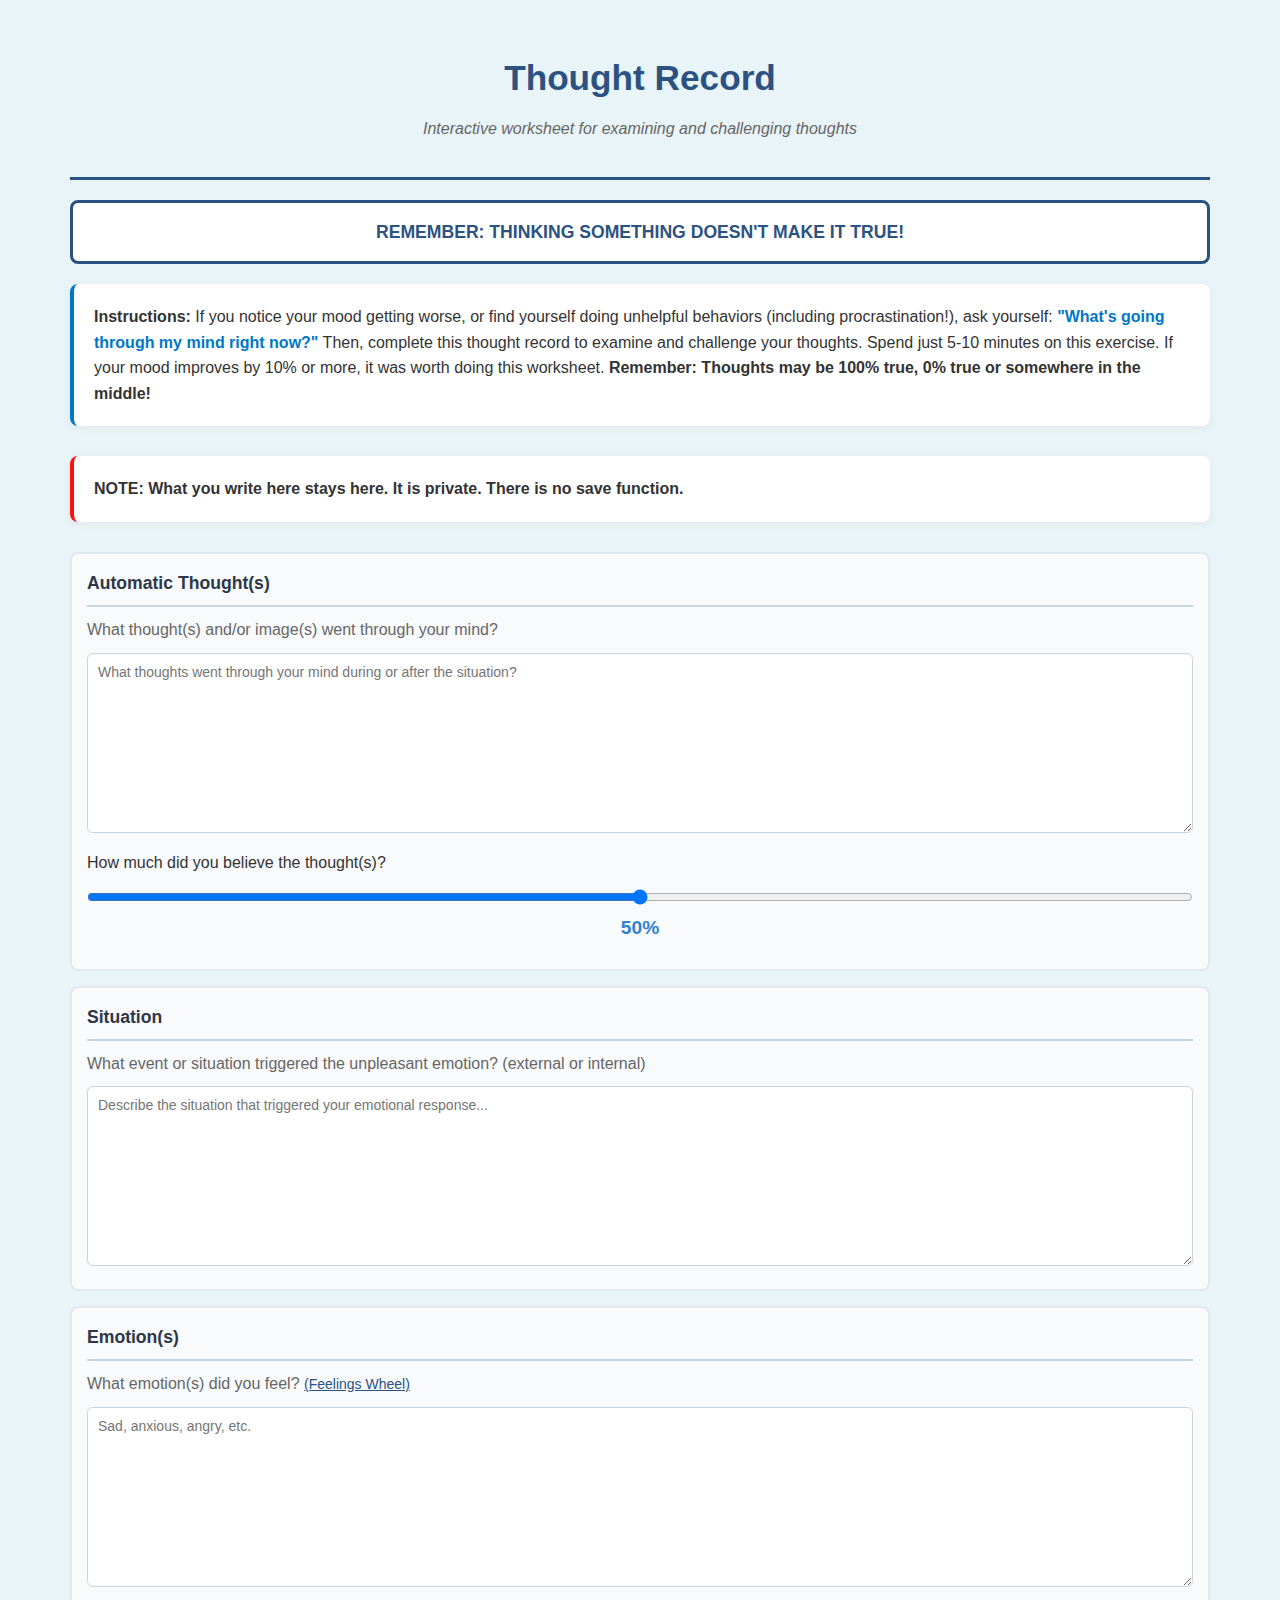
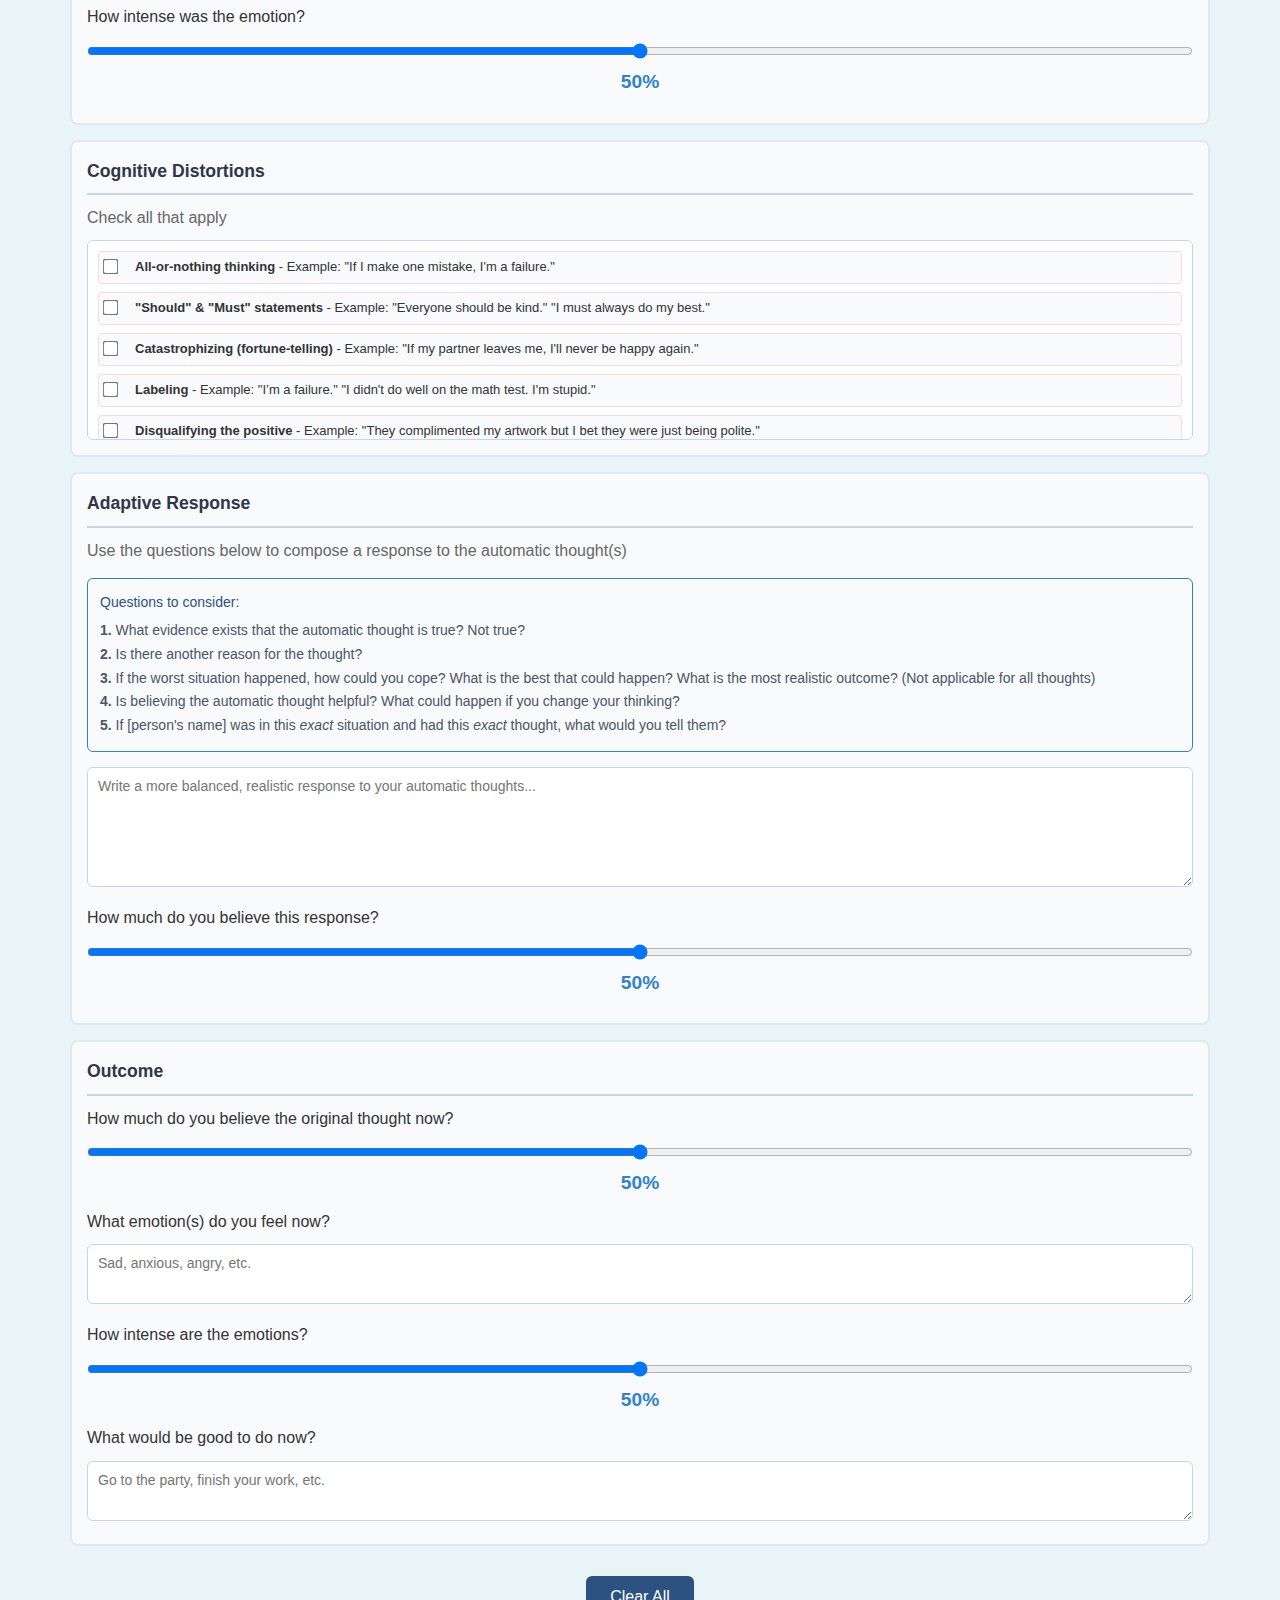
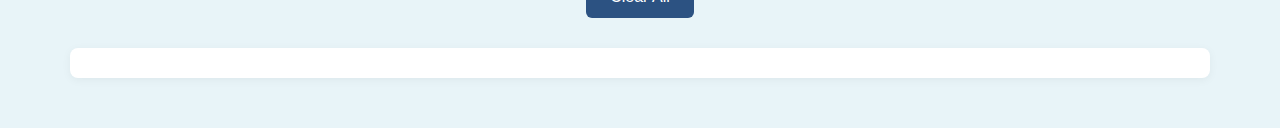
<file: index.html>
<!DOCTYPE html>
<html lang="en">
<head>
    <link rel="icon" type="image/png" href="images/ThR_favicon_white_head.png">    
    <meta charset="UTF-8">
    <meta name="viewport" content="width=device-width, initial-scale=1.0">
    <title>Thought Record</title>
    <style>
        * {
            box-sizing: border-box;
            margin: 0;
            padding: 0;
        }

        body {
            font-family: 'Segoe UI', Tahoma, Geneva, Verdana, sans-serif;
            line-height: 1.6;
            color: #333;
            background-color: #e8f4f8;
            padding: 20px;
        }

        .container {
            max-width: 1200px;
            margin: 0 auto;
            padding: 30px;
        }

        .header {
            text-align: center;
            margin-bottom: 20px;
            border-bottom: 3px solid #2c5282;
            padding-bottom: 20px;
        }

        .header h1 {
            color: #2c5282;
            font-size: 2.2em;
            margin-bottom: 10px;
        }

        .key-message {
            background: white;
            border: 3px solid #2c5282;
            border-radius: 8px;
            padding: 15px;
            margin-bottom: 20px;
            text-align: center;
        }

        .key-message p {
            font-weight: bold;
            text-transform: uppercase;
            color: #2c5282;
            font-size: 1.1em;
            margin: 0;
        }

        .subtitle {
            color: #666;
            font-style: italic;
            margin-bottom: 15px;
        }

        .instructions {
            background: white;
            padding: 20px;
            border-radius: 8px;
            margin-bottom: 30px;
            border-left: 4px solid #0077c8;
            box-shadow: 0 2px 10px rgba(0, 0, 0, 0.05);
        }

        .save-function {
            background: white;
            padding: 20px;
            border-radius: 8px;
            margin-bottom: 30px;
            border-left: 4px solid #ff0f0f;
            box-shadow: 0 2px 10px rgba(0, 0, 0, 0.05);
        }

        .highlight-quote {
            color: #0077c8;
            font-weight: bold;
        }

        .highlight-quote2 {
            color: #2c5282;
            font-weight: bold;
        }

        .thought-record-grid {
            display: flex;
            flex-direction: column;
            gap: 15px;
            margin-bottom: 30px;
        }

        .column {
            background: #f8fafc;
            border: 2px solid #e2e8f0;
            border-radius: 8px;
            padding: 15px;
            min-height: 250px;
        }

        .column h2 {
            color: #2d3748;
            font-size: 1.1em;
            margin-bottom: 10px;
            padding-bottom: 8px;
            border-bottom: 2px solid #cbd5e0;
        }

        .column textarea {
            width: 100%;
            min-height: 180px;
            border: 1px solid #cbd5e0;
            border-radius: 6px;
            padding: 10px;
            font-family: inherit;
            font-size: 14px;
            resize: vertical;
            background: white;
        }

        .column textarea:focus {
            outline: none;
            border-color: #3182ce;
            box-shadow: 0 0 0 3px rgba(49, 130, 206, 0.1);
        }

        .belief-slider {
            margin: 10px 0;
        }

        .belief-slider label {
            display: block;
            margin-bottom: 5px;
            font-weight: 500;
        }

        .belief-slider input[type="range"] {
            width: 100%;
            margin: 8px 0;
        }

        .belief-value {
            text-align: center;
            font-weight: bold;
            color: #3182ce;
            font-size: 1.2em;
        }

        .distortion-item {
            display: flex;
            align-items: flex-start;
            padding: 10px;
            background: white;
            border-radius: 6px;
            border: 1px solid #fed7d7;
        }

        .distortion-item input[type="checkbox"] {
            margin-right: 10px;
            margin-top: 3px;
            transform: scale(1.2);
        }

        .distortion-content {
            flex: 1;
        }

        .distortion-name {
            font-weight: bold;
            color: #2d3748;
            margin-bottom: 5px;
        }

        .distortion-example {
            font-size: 0.9em;
            color: #666;
            font-style: italic;
        }

        .actions {
            display: flex;
            flex-direction: column;
            gap: 30px;
            align-items: center;
            margin: 30px 0;
        }

        .action-btn {
            width: fit-content;
        }

        .btn {
            background: #3182ce;
            color: white;
            border: none;
            padding: 12px 24px;
            border-radius: 6px;
            cursor: pointer;
            font-size: 16px;
            margin: 0 10px;
            transition: background-color 0.3s;
            text-decoration: none;
        }

        .btn:hover {
            background: #2c5282;
        }

        .btn-secondary {
            background: #2c5282;
        }

        .btn-secondary:hover {
            background: #4a5568;
        }


        @media (max-width: 768px) {
            .container {
                padding: 15px;
            }
        }
    </style>
</head>
<body>
    <div class="container">
        <div class="header">
            <h1>Thought Record</h1>
            <p class="subtitle">Interactive worksheet for examining and challenging thoughts</p>
        </div>

        <div class="key-message">
            <p>Remember: Thinking something doesn't make it true!</p>
        </div>

        <div class="instructions">
            <strong>Instructions:</strong> If you notice your mood getting worse, or find yourself doing unhelpful behaviors (including procrastination!), ask yourself: <span class="highlight-quote">"What's going through my mind right now?"</span> Then, complete this thought record to examine and challenge your thoughts. Spend just 5-10 minutes on this exercise. If your mood improves by 10% or more, it was worth doing this worksheet. <strong>Remember: Thoughts may be 100% true, 0% true or somewhere in the middle!</strong>
        </div>

        <div class="save-function">
            <strong>NOTE: What you write here stays here. It is private. There is no save function.</strong> 
        </div>

        <div class="thought-record-grid">
            <div class="column">
                <h2>Automatic Thought(s)</h2>
                <p style="font-size: 16px; color: #666; margin-bottom: 10px;">What thought(s) and/or image(s) went through your mind?</p>
                <textarea id="thoughts" placeholder="What thoughts went through your mind during or after the situation?"></textarea>
                <div class="belief-slider">
                    <label for="belief-initial">How much did you believe the thought(s)?</label>
                    <input type="range" id="belief-initial" min="0" max="100" step="5" value="50" oninput="updateBeliefValue('initial', this.value)">
                    <div class="belief-value" id="belief-initial-value">50%</div>
                </div>
            </div>

            <div class="column">
                <h2>Situation</h2>
                <p style="font-size: 16px; color: #666; margin-bottom: 10px;">What event or situation triggered the unpleasant emotion? (external or internal)</p>
                <textarea id="situation" placeholder="Describe the situation that triggered your emotional response..."></textarea>
            </div>

            <div class="column">
                <h2>Emotion(s)</h2>
                <p style="font-size: 16px; color: #666; margin-bottom: 10px;">What emotion(s) did you feel? <a style="font-size: 14px; color:#2c5282;" target="_blank" rel="noopener noreferrer" href="https://static1.squarespace.com/static/656f4e4dababbd7c042c4946/t/66985bc0f96a7356b12a900a/1721260992997/Feelings+Wheel+Download-ables.pdf">(Feelings Wheel)</a></p>
                <textarea id="emotions" placeholder="Sad, anxious, angry, etc."></textarea>
                <div class="belief-slider">
                    <label for="emotion-intensity">How intense was the emotion?</label>
                    <input type="range" id="emotion-intensity" min="0" max="100" step="5" value="50" oninput="updateBeliefValue('emotion', this.value)">
                    <div class="belief-value" id="emotion-intensity-value">50%</div>
                </div>
            </div>

            <div class="column">
                <h2>Cognitive Distortions</h2>
                <p style="font-size: 16px; color: #666; margin-bottom: 10px;">Check all that apply</p>
                <div style="max-height: 200px; overflow-y: auto; border: 1px solid #cbd5e0; border-radius: 6px; padding: 10px; background: white;">
                    <div class="distortion-item" style="margin-bottom: 8px; padding: 5px; background: #f8fafc; border-radius: 4px;">
                        <input type="checkbox" id="all-nothing" name="distortions" value="all-nothing">
                        <label for="all-nothing" style="margin-left: 8px; font-size: 13px; cursor: pointer;"><strong>All-or-nothing thinking</strong> - Example: "If I make one mistake, I'm a failure."</label>
                    </div>
                    <div class="distortion-item" style="margin-bottom: 8px; padding: 5px; background: #f8fafc; border-radius: 4px;">
                        <input type="checkbox" id="should-statements" name="distortions" value="should-statements">
                        <label for="should-statements" style="margin-left: 8px; font-size: 13px; cursor: pointer;"><strong>"Should" & "Must" statements</strong> - Example: "Everyone should be kind." "I must always do my best."</label>
                    </div>
                    <div class="distortion-item" style="margin-bottom: 8px; padding: 5px; background: #f8fafc; border-radius: 4px;">
                        <input type="checkbox" id="catastrophizing" name="distortions" value="catastrophizing">
                        <label for="catastrophizing" style="margin-left: 8px; font-size: 13px; cursor: pointer;"><strong>Catastrophizing (fortune-telling)</strong> - Example: "If my partner leaves me, I'll never be happy again."</label>
                    </div>
                    <div class="distortion-item" style="margin-bottom: 8px; padding: 5px; background: #f8fafc; border-radius: 4px;">
                        <input type="checkbox" id="labeling" name="distortions" value="labeling">
                        <label for="labeling" style="margin-left: 8px; font-size: 13px; cursor: pointer;"><strong>Labeling</strong> - Example: "I’m a failure." "I didn't do well on the math test. I'm stupid."</label>
                    </div>
                    <div class="distortion-item" style="margin-bottom: 8px; padding: 5px; background: #f8fafc; border-radius: 4px;">
                        <input type="checkbox" id="disqualifying" name="distortions" value="disqualifying">
                        <label for="disqualifying" style="margin-left: 8px; font-size: 13px; cursor: pointer;"><strong>Disqualifying the positive</strong> - Example: "They complimented my artwork but I bet they were just being polite."</label>
                    </div>
                    <div class="distortion-item" style="margin-bottom: 8px; padding: 5px; background: #f8fafc; border-radius: 4px;">
                        <input type="checkbox" id="emotional-reasoning" name="distortions" value="emotional-reasoning">
                        <label for="emotional-reasoning" style="margin-left: 8px; font-size: 13px; cursor: pointer;"><strong>Emotional reasoning</strong> - Example: "I <em>feel</em> anxious, therefore this is a dangerous situation."</label>
                    </div>
                    <div class="distortion-item" style="margin-bottom: 8px; padding: 5px; background: #f8fafc; border-radius: 4px;">
                        <input type="checkbox" id="mental-filter" name="distortions" value="mental-filter">
                        <label for="mental-filter" style="margin-left: 8px; font-size: 13px; cursor: pointer;"><strong>Mental filter</strong> - Example: "Sure, I got three A's this semester, but look at the C in statistics!"</label>
                    </div>
                    <div class="distortion-item" style="margin-bottom: 8px; padding: 5px; background: #f8fafc; border-radius: 4px;">
                        <input type="checkbox" id="mind-reading" name="distortions" value="mind-reading">
                        <label for="mind-reading" style="margin-left: 8px; font-size: 13px; cursor: pointer;"><strong>Mind reading</strong> - Example: "She didn't smile when I told a joke. She must be offended and think I'm rude."</label>
                    </div>
                    <div class="distortion-item" style="margin-bottom: 8px; padding: 5px; background: #f8fafc; border-radius: 4px;">
                        <input type="checkbox" id="overgeneralization" name="distortions" value="overgeneralization">
                        <label for="overgeneralization" style="margin-left: 8px; font-size: 13px; cursor: pointer;"><strong>Overgeneralization</strong> - Example: "He broke up with me. No one will ever date me."</label>
                    </div>
                    <div class="distortion-item" style="margin-bottom: 8px; padding: 5px; background: #f8fafc; border-radius: 4px;">
                        <input type="checkbox" id="magnification" name="distortions" value="magnification">
                        <label for="magnification" style="margin-left: 8px; font-size: 13px; cursor: pointer;"><strong>Magnification/minimization</strong> - Example: "You're five minutes late, the whole evening is ruined!" "They liked the meal I cooked, but that doesn't mean I'm a good chef."</label>
                    </div>
                    <div class="distortion-item" style="margin-bottom: 8px; padding: 5px; background: #f8fafc; border-radius: 4px;">
                        <input type="checkbox" id="tunnel-vision" name="distortions" value="tunnel-vision">
                        <label for="tunnel-vision" style="margin-left: 8px; font-size: 13px; cursor: pointer;"><strong>Tunnel vision</strong> - Example: "He can’t do anything right. He’s incompentent, clumsy, and stupid."</label>
                    </div>
                    <div class="distortion-item" style="margin-bottom: 8px; padding: 5px; background: #f8fafc; border-radius: 4px;">
                        <input type="checkbox" id="personalization" name="distortions" value="personalization">
                        <label for="personalization" style="margin-left: 8px; font-size: 13px; cursor: pointer;"><strong>Personalization</strong> - Example: "They cancelled lunch on me because they don't like me."</label>
                    </div>
                </div>
            </div>

            <div class="column">
                <h2>Adaptive Response</h2>
                <p style="font-size: 16px; color: #666; margin-bottom: 15px;">Use the questions below to compose a response to the automatic thought(s)</p>
                
                <div style="background: #f8fafc; border: 1px solid #3182ce; border-radius: 6px; padding: 12px; margin-bottom: 15px;">
                    <div style="font-size: 14px; color: #2c5282; margin-bottom: 8px; font-weight: 500;">Questions to consider:</div>
                    <div style="font-size: 14px; color: #4a5568; line-height: 1.4;">
                        <div style="margin-bottom: 4px;"><strong>1.</strong> What evidence exists that the automatic thought is true? Not true?</div>
                        <div style="margin-bottom: 4px;"><strong>2.</strong> Is there another reason for the thought?</div>
                        <div style="margin-bottom: 4px;"><strong>3.</strong> If the worst situation happened, how could you cope? What is the best that could happen? What is the most realistic outcome? (Not applicable for all thoughts)</div>
                        <div style="margin-bottom: 4px;"><strong>4.</strong> Is believing the automatic thought helpful? What could happen if you change your thinking?</div>
                        <div style="margin-bottom: 4px;"><strong>5.</strong> If [person's name] was in this <em>exact</em> situation and had this <em>exact</em> thought, what would you tell them?</div>
                    </div>
                </div>
                
                <textarea id="adaptive-response" placeholder="Write a more balanced, realistic response to your automatic thoughts..." style="min-height: 120px;"></textarea>
                <div class="belief-slider">
                    <label for="response-belief">How much do you believe this response?</label>
                    <input type="range" id="response-belief" min="0" max="100" step="5" value="50" oninput="updateBeliefValue('response', this.value)">
                    <div class="belief-value" id="response-belief-value">50%</div>
                </div>
            </div>

            <div class="column">
                <h2>Outcome</h2>
                <div class="belief-slider">
                    <label for="belief-final">How much do you believe the original thought now?</label>
                    <input type="range" id="belief-final" min="0" max="100" step="5" value="50" oninput="updateBeliefValue('final', this.value)">
                    <div class="belief-value" id="belief-final-value">50%</div>
                </div>
                <label for="belief-final">What emotion(s) do you feel now?</label>
                <textarea id="outcome-emotions" placeholder="Sad, anxious, angry, etc." style="margin-top: 10px; min-height: 60px;"></textarea>
                <div class="belief-slider">
                    <label for="outcome-emotion-intensity">How intense are the emotions?</label>
                    <input type="range" id="outcome-emotion-intensity" min="0" max="100" step="5" value="50" oninput="updateBeliefValue('outcome-emotion', this.value)">
                    <div class="belief-value" id="outcome-emotion-intensity-value">50%</div>
                </div>
                <label for="belief-final">What would be good to do now?</label>
                <textarea id="outcome-action" placeholder="Go to the party, finish your work, etc." style="margin-top: 10px; min-height: 60px;"></textarea>
            </div>
        </div>

        <div class="actions">
            <button class="btn btn-secondary action-btn" onclick="clearRecord()">
                <span>Clear All</span>
            </button> 
        </div>

        <div style="text-align: center; margin-top: 20px; padding: 15px; background: white; border-radius: 8px; box-shadow: 0 2px 10px rgba(0, 0, 0, 0.05);">
            <p style="font-size: 12px; color: #666; margin: 0;"></p>
        </div>
    </div>

    <script>
        function updateBeliefValue(type, value) {
            const elementId = type === 'initial' ? 'belief-initial-value' : 
                            type === 'emotion' ? 'emotion-intensity-value' : 
                            type === 'response' ? 'response-belief-value' : 
                            type === 'final' ? 'belief-final-value' : 
                            'outcome-emotion-intensity-value';
            document.getElementById(elementId).textContent = value + '%';
        }

        function saveRecord() {
            const record = {
                situation: document.getElementById('situation').value,
                thoughts: document.getElementById('thoughts').value,
                beliefInitial: document.getElementById('belief-initial').value,
                emotions: document.getElementById('emotions').value,
                emotionIntensity: document.getElementById('emotion-intensity').value,
                adaptiveResponse: document.getElementById('adaptive-response').value,
                responseBlief: document.getElementById('response-belief').value,
                outcomeThoughts: document.getElementById('outcome-thoughts').value,
                beliefFinal: document.getElementById('belief-final').value,
                outcomeEmotions: document.getElementById('outcome-emotions').value,
                outcomeEmotionIntensity: document.getElementById('outcome-emotion-intensity').value,
                outcomeAction: document.getElementById('outcome-action').value,
                distortions: Array.from(document.querySelectorAll('input[name="distortions"]:checked')).map(cb => cb.value)
            };

            // In a real website, you would send this to a server
            console.log('Thought Record Saved:', record);
            alert('Thought record saved! (In a real implementation, this would save to your database)');
        }

        function clearRecord() {
            if (confirm('Are you sure you want to clear all entries?')) {
                document.querySelectorAll('textarea').forEach(input => input.value = '');
                document.querySelectorAll('input[type="range"]').forEach(slider => {
                    slider.value = 50;
                    const type = slider.id.includes('belief-initial') ? 'initial' : 
                               slider.id.includes('emotion-intensity') ? 'emotion' : 
                               slider.id.includes('response') ? 'response' : 
                               slider.id.includes('belief-final') ? 'final' : 'outcome-emotion';
                    updateBeliefValue(type, 50);
                });
                document.querySelectorAll('input[type="checkbox"]').forEach(cb => cb.checked = false);
            }
        }

        function printRecord() {
            window.print();
        }

        // Initialize all sliders to show their default values
        document.addEventListener('DOMContentLoaded', function() {
            updateBeliefValue('initial', 50);
            updateBeliefValue('emotion', 50);
            updateBeliefValue('response', 50);
            updateBeliefValue('final', 50);
            updateBeliefValue('outcome-emotion', 50);
        });
    </script>
</body>
</html>
</file>
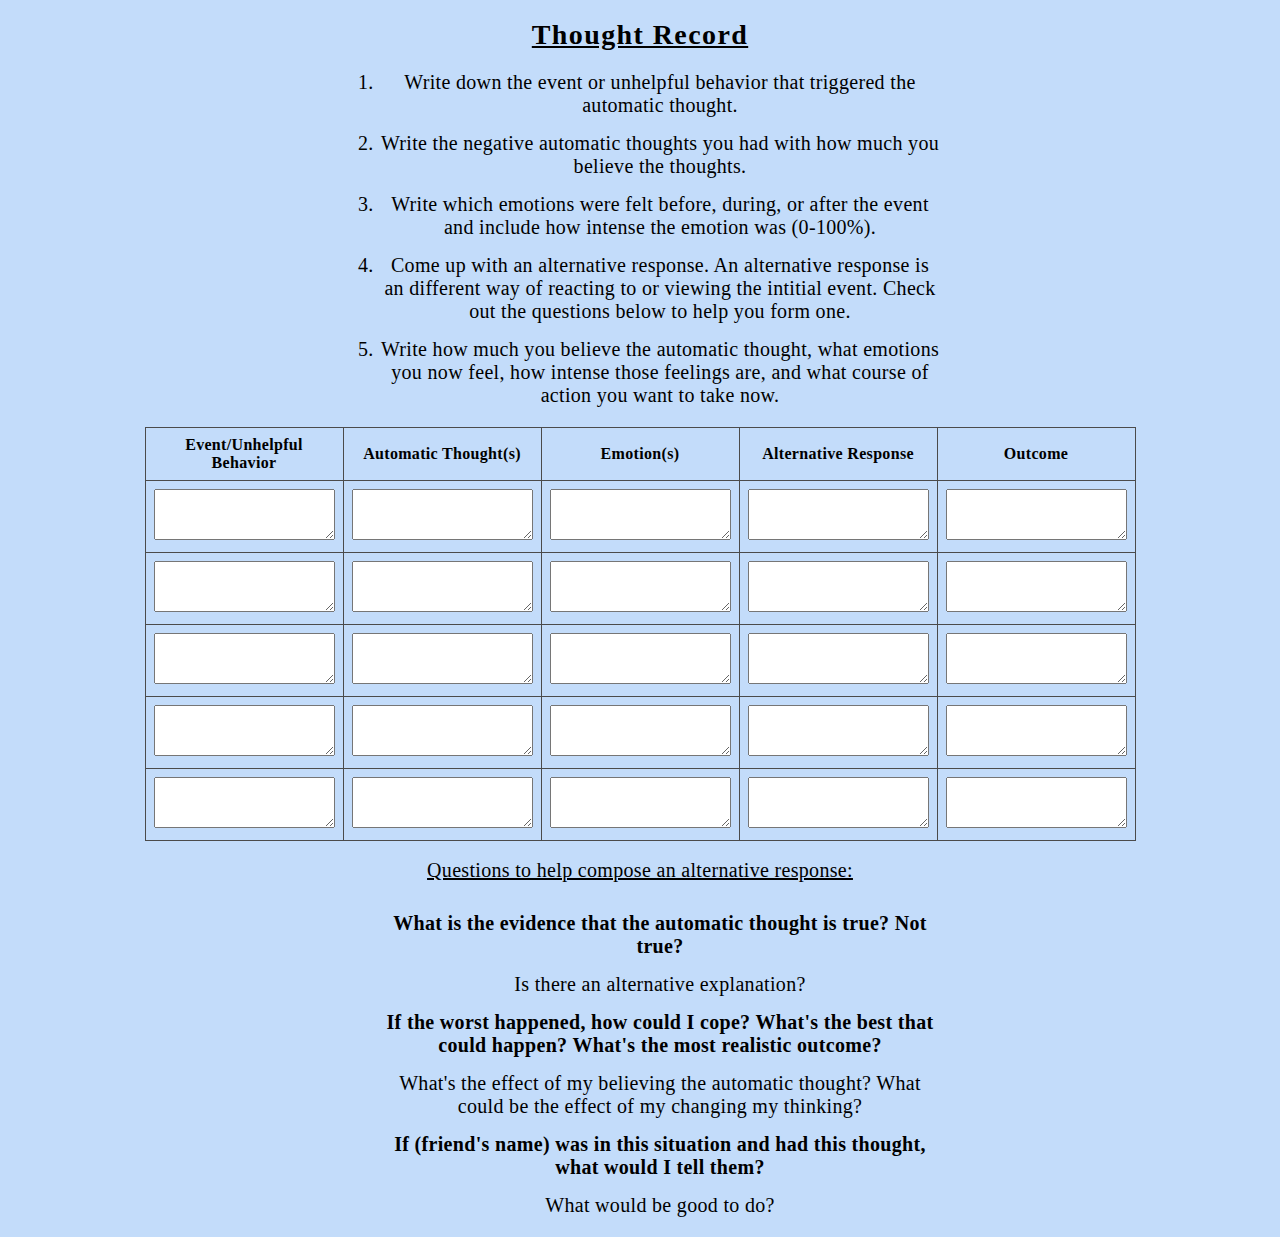
<file: thoughtrecord.html>
<!DOCTYPE html>
<html>
  <head>
    <title>Thought Record</title>
    <link rel="stylesheet" href="styles.css">
  </head>
  <body>
<h1>Thought Record</h1>
<div class="thoughtrecord">
<ol class="no-shadow">
    <li>Write down the event or unhelpful behavior that triggered the automatic thought.</li>
    <li>Write the negative automatic thoughts you had with how much you believe the thoughts.</li>
    <li>Write which emotions were felt before, during, or after the event and include how intense the emotion was (0-100%).</li>
    <li>Come up with an alternative response. An alternative response is an different way of reacting to or viewing the intitial event. Check out the questions below to help you form one.</li>
    <li>Write how much you believe the automatic thought, what emotions you now feel, how intense those feelings are, and what course of action you want to take now.</li>
</ol>
</div>
<table border="1">
  <tr>
    <th>Event/Unhelpful Behavior</th>
    <th>Automatic Thought(s)</th>
    <th>Emotion(s)</th>
    <th>Alternative Response</th>
    <th>Outcome</th>
  </tr>
  <tr>
    <td><textarea rows="3" cols="20"></textarea></td>
    <td><textarea rows="3" cols="20"></textarea></td>
    <td><textarea rows="3" cols="20"></textarea></td>
    <td><textarea rows="3" cols="20"></textarea></td>
    <td><textarea rows="3" cols="20"></textarea></td>
  </tr>
  <tr>
    <td><textarea rows="3" cols="20"></textarea></td>
    <td><textarea rows="3" cols="20"></textarea></td>
    <td><textarea rows="3" cols="20"></textarea></td>
    <td><textarea rows="3" cols="20"></textarea></td>
    <td><textarea rows="3" cols="20"></textarea></td>
  </tr>
  <tr>
    <td><textarea rows="3" cols="20"></textarea></td>
    <td><textarea rows="3" cols="20"></textarea></td>
    <td><textarea rows="3" cols="20"></textarea></td>
    <td><textarea rows="3" cols="20"></textarea></td>
    <td><textarea rows="3" cols="20"></textarea></td>
  </tr>
  <tr>
    <td><textarea rows="3" cols="20"></textarea></td>
    <td><textarea rows="3" cols="20"></textarea></td>
    <td><textarea rows="3" cols="20"></textarea></td>
    <td><textarea rows="3" cols="20"></textarea></td>
    <td><textarea rows="3" cols="20"></textarea></td>
  </tr>
  <tr>
    <td><textarea rows="3" cols="20"></textarea></td>
    <td><textarea rows="3" cols="20"></textarea></td>
    <td><textarea rows="3" cols="20"></textarea></td>
    <td><textarea rows="3" cols="20"></textarea></td>
    <td><textarea rows="3" cols="20"></textarea></td>
  </tr>
</table>
<br>
<p>Questions to help compose an alternative response:
</p>
<div class="thoughtrecord">
<ul class="no-shadow">
  <li>What is the evidence that the automatic thought is true? Not true?</li>
  <li>Is there an alternative explanation?</li>
  <li>If the worst happened, how could I cope? What's the best that could happen? What's the most realistic outcome?</li>
  <li>What's the effect of my believing the automatic thought? What could be the effect of my changing my thinking?</li>
  <li>If (friend's name) was in this situation and had this thought, what would I tell them?</li>
  <li>What would be good to do?</li>
</ul>
</div>
</body>
</html>
</file>
<file: styles.css>
body {
  color: #000000;
  background: #C3DCFA;
  font-family: 'Times New Roman', Times, serif;
  letter-spacing: 0.02em
}
h1 {
  text-align: center;
  font-size: 175%;
  letter-spacing: 0.05em;
  text-decoration: underline;
}
h2 {
  color: #8daacc;
  text-align: center;
  letter-spacing: 0.05em;
}
h5 {
  color: #8daacc;
  text-align: center;
  width: 500px;
  margin: auto;
}
#menu {
  list-style: none;
  padding-left: 0;
}
#menu li {
  display: inline;
}
ul {
  list-style: none;
  margin: 0px auto auto auto;
  text-align: center;
 
}
li {
  margin: 15px;
  font-size: 125%;
  text-align: center;
  
}
ul>li:nth-child(odd){
    font-weight:bold;
}​
.writing {
  width: 720px;
  margin: 0px auto;
}
.contact {
  width: 300px;
  margin: 20px auto;
  border: 2px solid #C3DCFA;
  line-height: 1.6em;
  text-align: center;
}
.aboutme {
    width: 50%;
    margin: 20px auto;
    text-align: center;
}
a {
  color: #4b4b4b;
  text-decoration: none;
  text-shadow: .75px .75px 1px rgb(255, 255, 255);
}
a:hover {
  color: #98a2ad;
  display: visible;
}
.contact a .email{
  color: #76a8e3;
  text-decoration: underline;
}
.logo {
  display: block;
  margin: 0px auto 5px;
  width: 300px;
}
.big_logo {
  display: block;
  margin: 0px auto 15px;
  width: 250px;
}
.gifs {
  columns: 3 auto;
  gap: 70px;
  margin: 50px auto 0;
  padding: 0 30px;
  max-width: 1200px;
}
.gifs a figure {
  margin: 0;
  break-inside: avoid;
}

.image_wrapper {
  width: 100%;
  position: relative;
  height: 294px;
}

.gifs a figure img {
  width: 100%;
  height: 100%;
  object-fit: cover;
  object-position: top;
}
.main_image_container {
  width: 100%;
  display: flex;
  justify-content: center;
  margin-top: 25px;
}
#main_image {
  width: 450px;
}
table {
  border-collapse: collapse;
  width: 100%;
  max-width: 600px;
  margin: 0 auto;
}
th, td {
  border: 1px solid #4b4b4b;
  padding: 8px;
  text-align: left;
}
th {
  background-color: #C3DCFA;
  font-weight: bold;
  text-align: center;
}
tr:nth-child(even) {
  background-color: #C3DCFA;
}

.images {
  display: flex;
  gap: 20px;
  justify-content: center;
  flex-wrap: wrap;
  margin-top: 20px;
}
.images img {
  width: 33%;
}
.row::after {
  content: "";
  clear: both;
  display: table;
}
p {
  width: 75%;
  margin: auto auto 30px;
  text-align: center;
}
.static {
  position: absolute;
  background: white;
  inset: 0;
}
.static:hover {
  opacity:0;
}
.thoughtrecord {
  width: 50%;
  margin: 20px auto;
}
ul.no-shadow {
  text-shadow: none;
}
p {
    font-size: 125%;
    text-decoration: underline;
}
</file>
